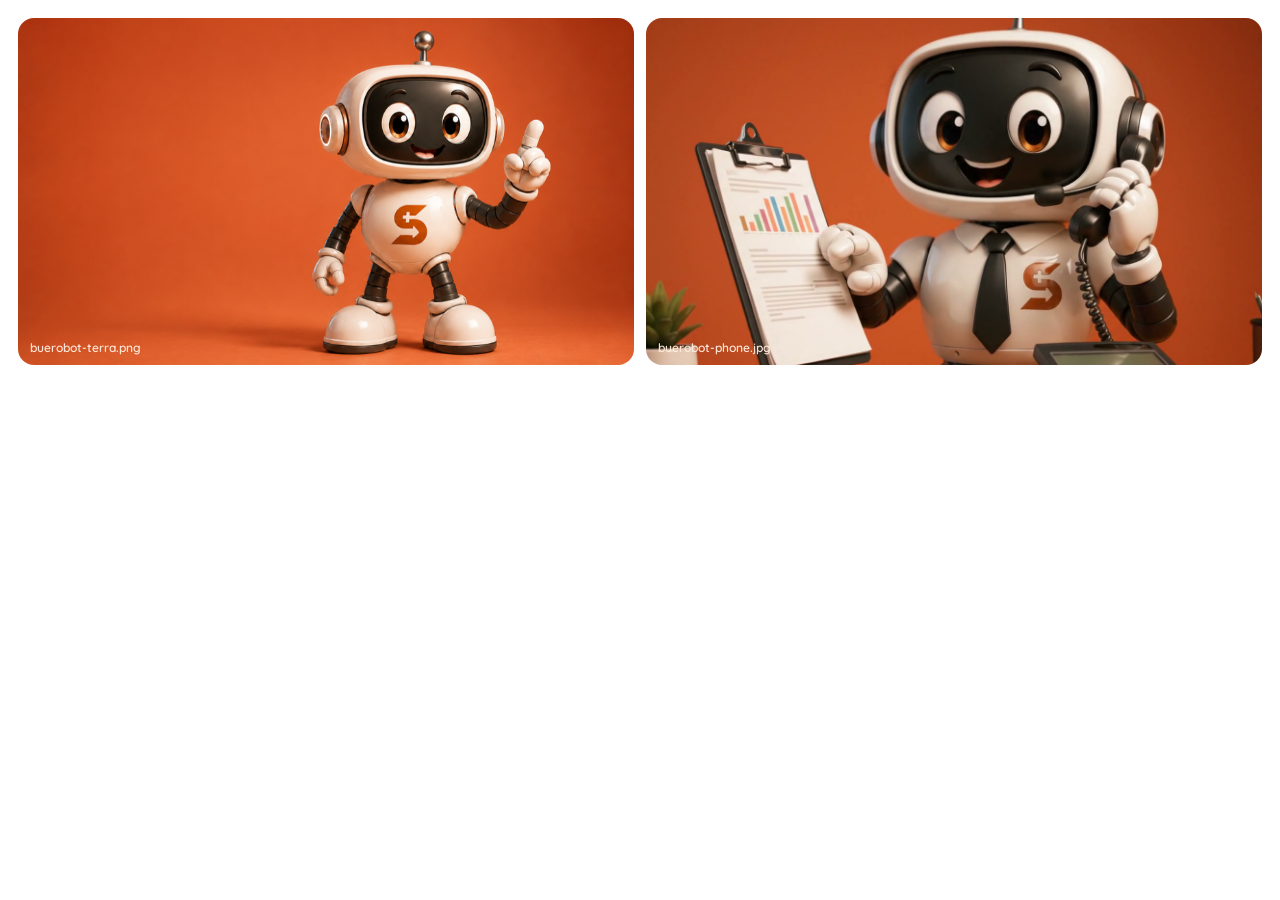
<file: guidelines/brand-buerobot.html>
<!-- @dsCard group="Brand" viewport="700x260" name="Maskottchen Büro-Bot" subtitle="3D-Clay-Look — cremeweisser Roboter mit S-Logo, Terracotta-Details" -->
<!DOCTYPE html>
<html lang="de">
<head>
<meta charset="utf-8">
<link rel="stylesheet" href="../styles.css">
<style>
  body { padding: 18px; box-sizing: border-box; display: flex; gap: 12px; background: #fff; }
  .tile { flex: 1; border-radius: 16px; overflow: hidden; position: relative; }
  .tile img { width: 100%; height: 100%; object-fit: cover; display: block; }
  .cap { position: absolute; left: 12px; bottom: 10px; font-size: 12px; font-weight: 600; color: rgba(255,236,222,0.95); }
</style>
</head>
<body>
  <div class="tile"><img src="../assets/buerobot-terra.png" alt="Büro-Bot zeigt nach oben"><span class="cap">buerobot-terra.png</span></div>
  <div class="tile"><img src="../assets/buerobot-phone.jpg" alt="Büro-Bot am Telefon"><span class="cap">buerobot-phone.jpg</span></div>
</body>
</html>
</file>
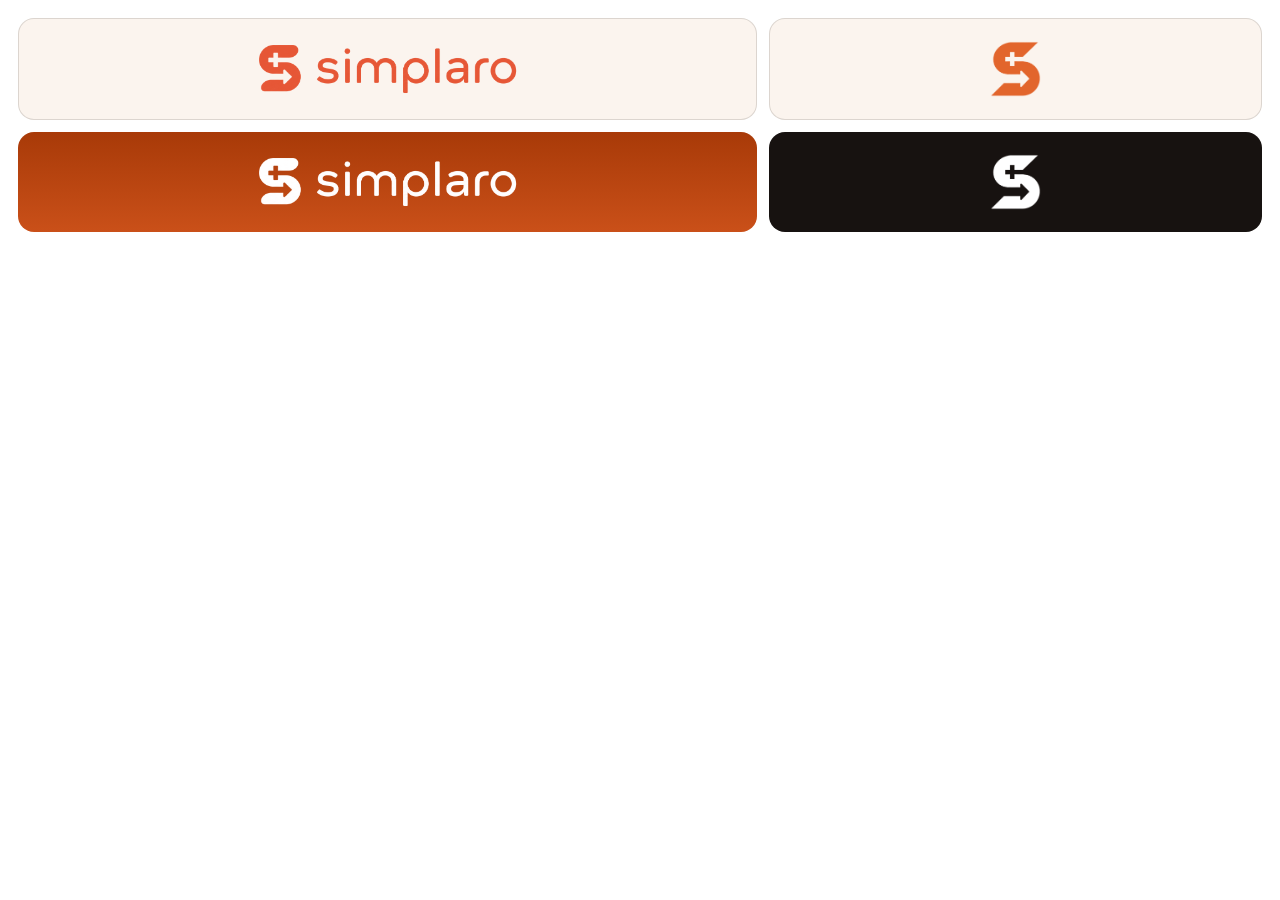
<file: guidelines/brand-logo.html>
<!-- @dsCard group="Brand" viewport="700x300" name="Logo" subtitle="Lockup (massgeblich) + S-Mark solo · Terra & Weiss" -->
<!DOCTYPE html>
<html lang="de">
<head>
<meta charset="utf-8">
<link rel="stylesheet" href="../styles.css">
<style>
  body { padding: 18px; box-sizing: border-box; display: grid; grid-template-columns: 1.5fr 1fr; gap: 12px; background: #fff; }
  .tile { border-radius: 16px; display: flex; align-items: center; justify-content: center; gap: 16px; padding: 22px; }
</style>
</head>
<body>
  <div class="tile" style="background: var(--cream-50); border: 1px solid var(--border-soft);">
    <img src="../assets/logo-lockup-terra.png" alt="Simplaro Lockup Terra" style="height: 52px; width: auto;">
  </div>
  <div class="tile" style="background: var(--cream-50); border: 1px solid var(--border-soft);">
    <img src="../assets/logo-mark-terra.png" alt="Simplaro S-Mark Terra" style="height: 56px; width: auto;">
  </div>
  <div class="tile" style="background: var(--grad-terra-section);">
    <img src="../assets/logo-lockup-white.png" alt="Simplaro Lockup Weiss" style="height: 52px; width: auto;">
  </div>
  <div class="tile" style="background: var(--ink-950);">
    <img src="../assets/logo-mark-white.png" alt="Simplaro S-Mark Weiss" style="height: 56px; width: auto;">
  </div>
</body>
</html>
</file>
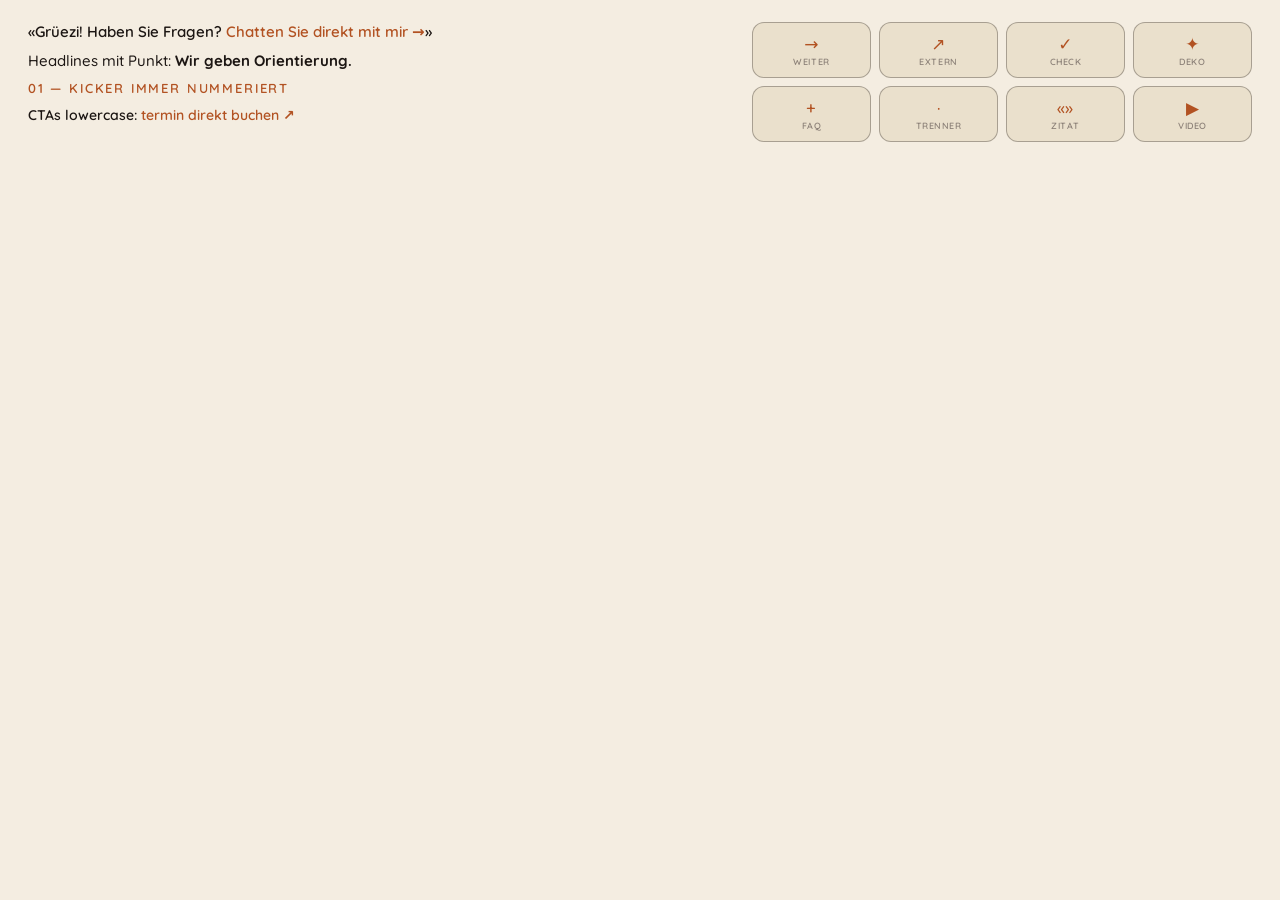
<file: guidelines/brand-voice.html>
<!-- @dsCard group="Brand" viewport="700x210" name="Stimme & Glyphen" subtitle="Schweizerdeutsch-nah, per Sie, Text-Glyphen statt Icons" -->
<!DOCTYPE html>
<html lang="de">
<head>
<meta charset="utf-8">
<link rel="stylesheet" href="../styles.css">
<style>
  body { padding: 22px 28px; box-sizing: border-box; display: grid; grid-template-columns: 1.4fr 1fr; gap: 24px; }
  .q { display: flex; flex-direction: column; gap: 10px; }
  .line { font-size: 15px; font-weight: 600; color: var(--text-strong); }
  .line em { font-style: normal; color: var(--terra-500); }
  .glyphs { display: grid; grid-template-columns: repeat(4, 1fr); gap: 8px; }
  .g { background: var(--sand-200); border: 1px solid var(--border-strong); border-radius: 12px; display: flex; flex-direction: column; align-items: center; justify-content: center; gap: 2px; padding: 10px 4px; }
  .g b { font-size: 17px; font-weight: 500; color: var(--terra-500); }
  .g span { font-size: 9px; font-weight: 600; letter-spacing: 0.06em; color: var(--text-muted); }
</style>
</head>
<body>
  <div class="q">
    <span class="line">«Grüezi! Haben Sie Fragen? <em>Chatten Sie direkt mit mir →</em>»</span>
    <span class="line" style="font-weight: 500; color: var(--text-body);">Headlines mit Punkt: <b style="color: var(--text-strong);">Wir geben Orientierung.</b></span>
    <span class="line" style="font-size: 13px; letter-spacing: 0.14em; color: var(--terra-500);">01 — KICKER IMMER NUMMERIERT</span>
    <span class="line" style="font-size: 14px;">CTAs lowercase: <em>termin direkt buchen ↗</em></span>
  </div>
  <div class="glyphs">
    <div class="g"><b>→</b><span>WEITER</span></div>
    <div class="g"><b>↗</b><span>EXTERN</span></div>
    <div class="g"><b>✓</b><span>CHECK</span></div>
    <div class="g"><b>✦</b><span>DEKO</span></div>
    <div class="g"><b>+</b><span>FAQ</span></div>
    <div class="g"><b>·</b><span>TRENNER</span></div>
    <div class="g"><b>«»</b><span>ZITAT</span></div>
    <div class="g"><b>▶</b><span>VIDEO</span></div>
  </div>
</body>
</html>
</file>
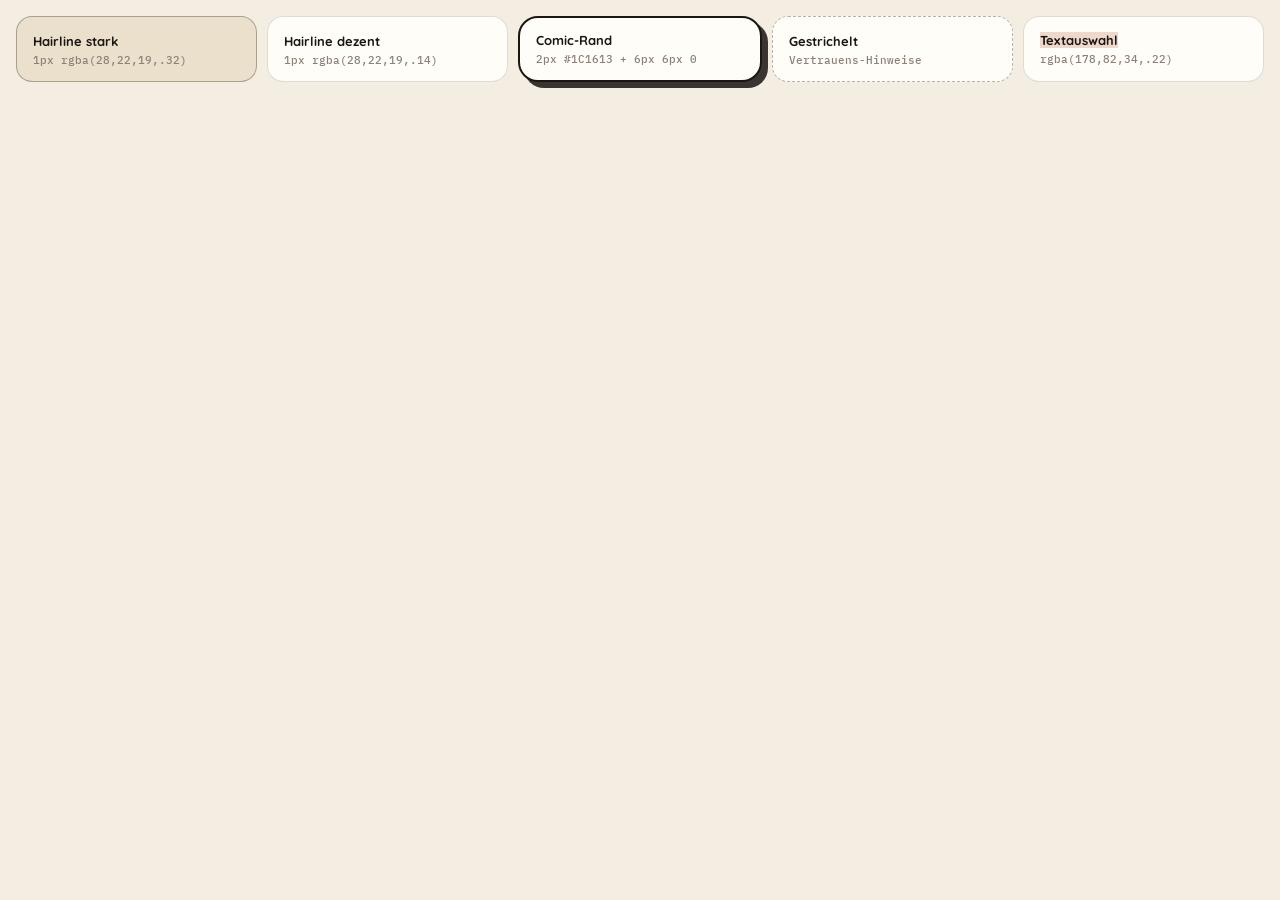
<file: guidelines/colors-borders.html>
<!-- @dsCard group="Colors" viewport="700x170" name="Ränder & Selection" subtitle="Hairline vs. Comic-Rand · Terracotta-Selection" -->
<!DOCTYPE html>
<html lang="de">
<head>
<meta charset="utf-8">
<link rel="stylesheet" href="../styles.css">
<style>
  body { display: flex; gap: 10px; padding: 16px; box-sizing: border-box; background: var(--bg-page); align-items: stretch; }
  .box { flex: 1; border-radius: 16px; padding: 14px 16px; display: flex; flex-direction: column; gap: 4px; justify-content: flex-end; box-sizing: border-box; }
  .n { font-size: 13px; font-weight: 700; color: var(--text-strong); }
  .v { font-family: var(--font-mono); font-size: 10.5px; color: var(--text-muted); }
</style>
</head>
<body>
  <div class="box" style="background: var(--surface-card-sand); border: 1px solid var(--border-strong);">
    <span class="n">Hairline stark</span><span class="v">1px rgba(28,22,19,.32)</span>
  </div>
  <div class="box" style="background: var(--surface-card); border: 1px solid var(--border-soft);">
    <span class="n">Hairline dezent</span><span class="v">1px rgba(28,22,19,.14)</span>
  </div>
  <div class="box" style="background: var(--surface-card); border: 2px solid var(--border-ink); box-shadow: var(--shadow-comic); border-radius: 20px;">
    <span class="n">Comic-Rand</span><span class="v">2px #1C1613 + 6px 6px 0</span>
  </div>
  <div class="box" style="background: var(--surface-card); border: 1px dashed var(--border-strong);">
    <span class="n">Gestrichelt</span><span class="v">Vertrauens-Hinweise</span>
  </div>
  <div class="box" style="background: var(--surface-card); border: 1px solid var(--border-soft); justify-content: center;">
    <span class="n"><mark style="background: var(--selection); color: inherit;">Textauswahl</mark></span><span class="v">rgba(178,82,34,.22)</span>
  </div>
</body>
</html>
</file>
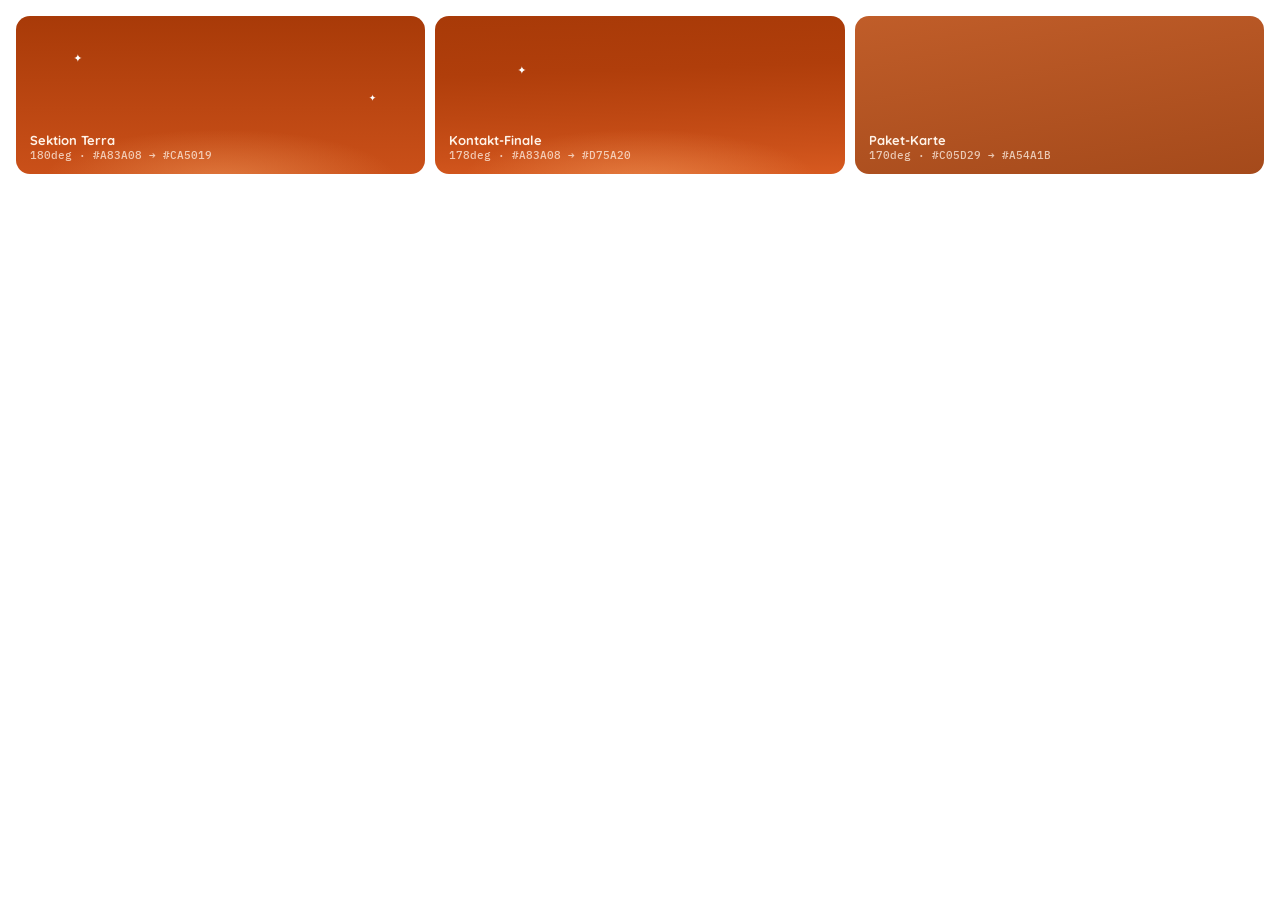
<file: guidelines/colors-gradients.html>
<!-- @dsCard group="Colors" viewport="700x190" name="Verläufe & Glow" subtitle="Terracotta-Sektionen mit Peach-Glow und ✦-Twinkle" -->
<!DOCTYPE html>
<html lang="de">
<head>
<meta charset="utf-8">
<link rel="stylesheet" href="../styles.css">
<style>
  body { display: flex; gap: 10px; padding: 16px; box-sizing: border-box; background: #fff; }
  .sw { flex: 1; height: 158px; border-radius: 14px; position: relative; overflow: hidden; display: flex; flex-direction: column; justify-content: flex-end; padding: 12px 14px; box-sizing: border-box; }
  .n { font-size: 13px; font-weight: 700; color: #FFF3E8; position: relative; }
  .v { font-family: var(--font-mono); font-size: 10.5px; color: rgba(255,243,232,0.75); position: relative; }
  .glow { position: absolute; inset: 0; background: var(--glow-peach); }
  .tw { position: absolute; color: #fff; font-size: 11px; animation: twinkle 5.5s ease-in-out infinite; }
</style>
</head>
<body>
  <div class="sw" style="background: var(--grad-terra-section);">
    <div class="glow"></div><span class="tw" style="left: 14%; top: 22%;">✦</span><span class="tw" style="right: 12%; top: 48%; animation-delay: 2.4s; font-size: 9px;">✦</span>
    <span class="n">Sektion Terra</span><span class="v">180deg · #A83A08 → #CA5019</span>
  </div>
  <div class="sw" style="background: var(--grad-terra-finale);">
    <div class="glow"></div><span class="tw" style="left: 20%; top: 30%; animation-delay: 1s;">✦</span>
    <span class="n">Kontakt-Finale</span><span class="v">178deg · #A83A08 → #D75A20</span>
  </div>
  <div class="sw" style="background: var(--grad-package);">
    <span class="n">Paket-Karte</span><span class="v">170deg · #C05D29 → #A54A1B</span>
  </div>
</body>
</html>
</file>
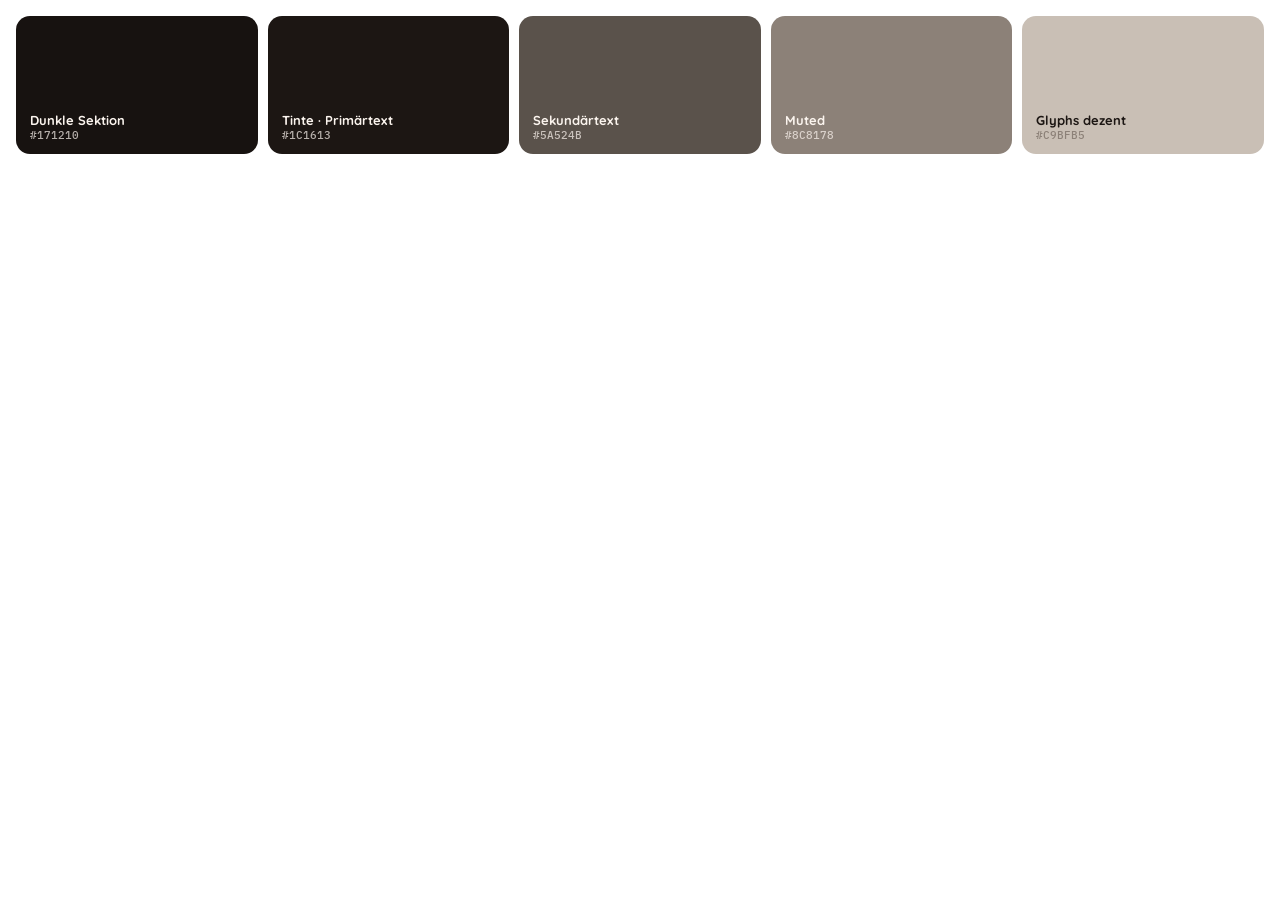
<file: guidelines/colors-ink.html>
<!-- @dsCard group="Colors" viewport="700x170" name="Tinte & Text" subtitle="Dunkle Töne — Text, dunkle Sektionen" -->
<!DOCTYPE html>
<html lang="de">
<head>
<meta charset="utf-8">
<link rel="stylesheet" href="../styles.css">
<style>
  body { display: flex; gap: 10px; padding: 16px; box-sizing: border-box; background: #fff; }
  .sw { flex: 1; height: 138px; border-radius: 14px; display: flex; flex-direction: column; justify-content: flex-end; padding: 12px 14px; box-sizing: border-box; }
  .n { font-size: 13px; font-weight: 700; color: #FBF4EE; }
  .v { font-family: var(--font-mono); font-size: 11px; color: rgba(251,244,238,0.7); }
  .dark .n { color: var(--text-strong); } .dark .v { color: var(--text-muted); }
</style>
</head>
<body>
  <div class="sw" style="background: var(--ink-950);"><span class="n">Dunkle Sektion</span><span class="v">#171210</span></div>
  <div class="sw" style="background: var(--ink-900);"><span class="n">Tinte · Primärtext</span><span class="v">#1C1613</span></div>
  <div class="sw" style="background: var(--brown-600);"><span class="n">Sekundärtext</span><span class="v">#5A524B</span></div>
  <div class="sw" style="background: var(--brown-400);"><span class="n">Muted</span><span class="v">#8C8178</span></div>
  <div class="sw dark" style="background: var(--brown-300);"><span class="n">Glyphs dezent</span><span class="v">#C9BFB5</span></div>
</body>
</html>
</file>
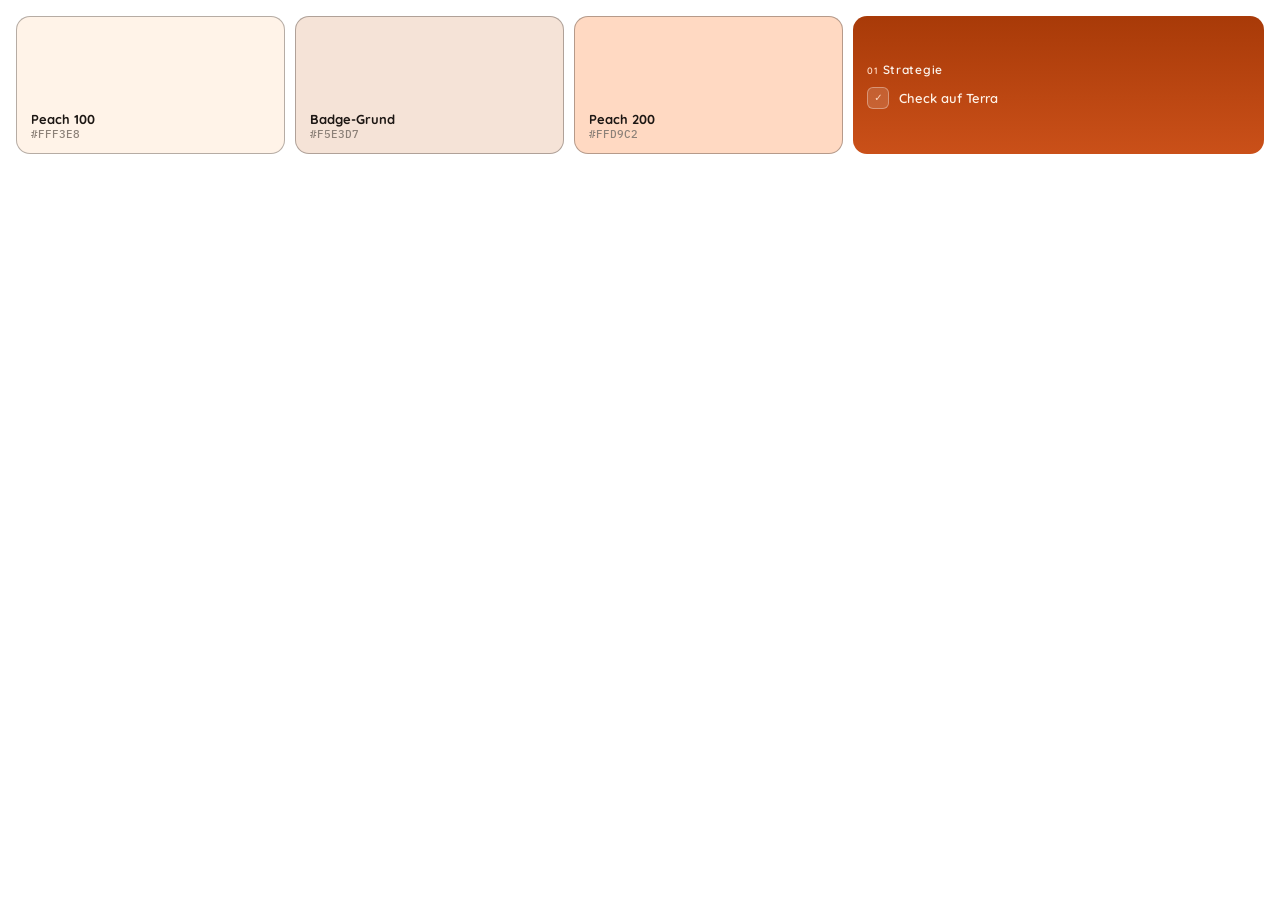
<file: guidelines/colors-peach.html>
<!-- @dsCard group="Colors" viewport="700x170" name="Peach" subtitle="Zarte Highlights — Ziffern, Badges, Checks auf Terra" -->
<!DOCTYPE html>
<html lang="de">
<head>
<meta charset="utf-8">
<link rel="stylesheet" href="../styles.css">
<style>
  body { display: flex; gap: 10px; padding: 16px; box-sizing: border-box; background: #fff; }
  .sw { flex: 1; height: 138px; border-radius: 14px; border: 1px solid var(--border-strong); display: flex; flex-direction: column; justify-content: flex-end; padding: 12px 14px; box-sizing: border-box; }
  .n { font-size: 13px; font-weight: 700; color: var(--text-strong); }
  .v { font-family: var(--font-mono); font-size: 11px; color: var(--text-muted); }
  .demo { flex: 1.6; background: var(--grad-terra-section); border: none; justify-content: center; gap: 10px; align-items: flex-start; }
</style>
</head>
<body>
  <div class="sw" style="background: var(--peach-100);"><span class="n">Peach 100</span><span class="v">#FFF3E8</span></div>
  <div class="sw" style="background: var(--peach-150);"><span class="n">Badge-Grund</span><span class="v">#F5E3D7</span></div>
  <div class="sw" style="background: var(--peach-200);"><span class="n">Peach 200</span><span class="v">#FFD9C2</span></div>
  <div class="sw demo">
    <span style="font-family: var(--font-sans); font-size: 12px; font-weight: 600; letter-spacing: 0.06em; color: #FBF4EE;"><span style="font-size: 0.78em; color: #FFD9C2;">01</span> Strategie</span>
    <span style="display: flex; align-items: center; gap: 10px; font-family: var(--font-sans); font-size: 13px; font-weight: 600; color: #FFF3E8;"><span style="display: inline-flex; align-items: center; justify-content: center; width: 20px; height: 20px; border-radius: 6px; background: rgba(255,244,236,0.15); border: 1px solid rgba(255,255,255,0.34); color: #FFD9C2; font-size: 10px;">✓</span>Check auf Terra</span>
  </div>
</body>
</html>
</file>
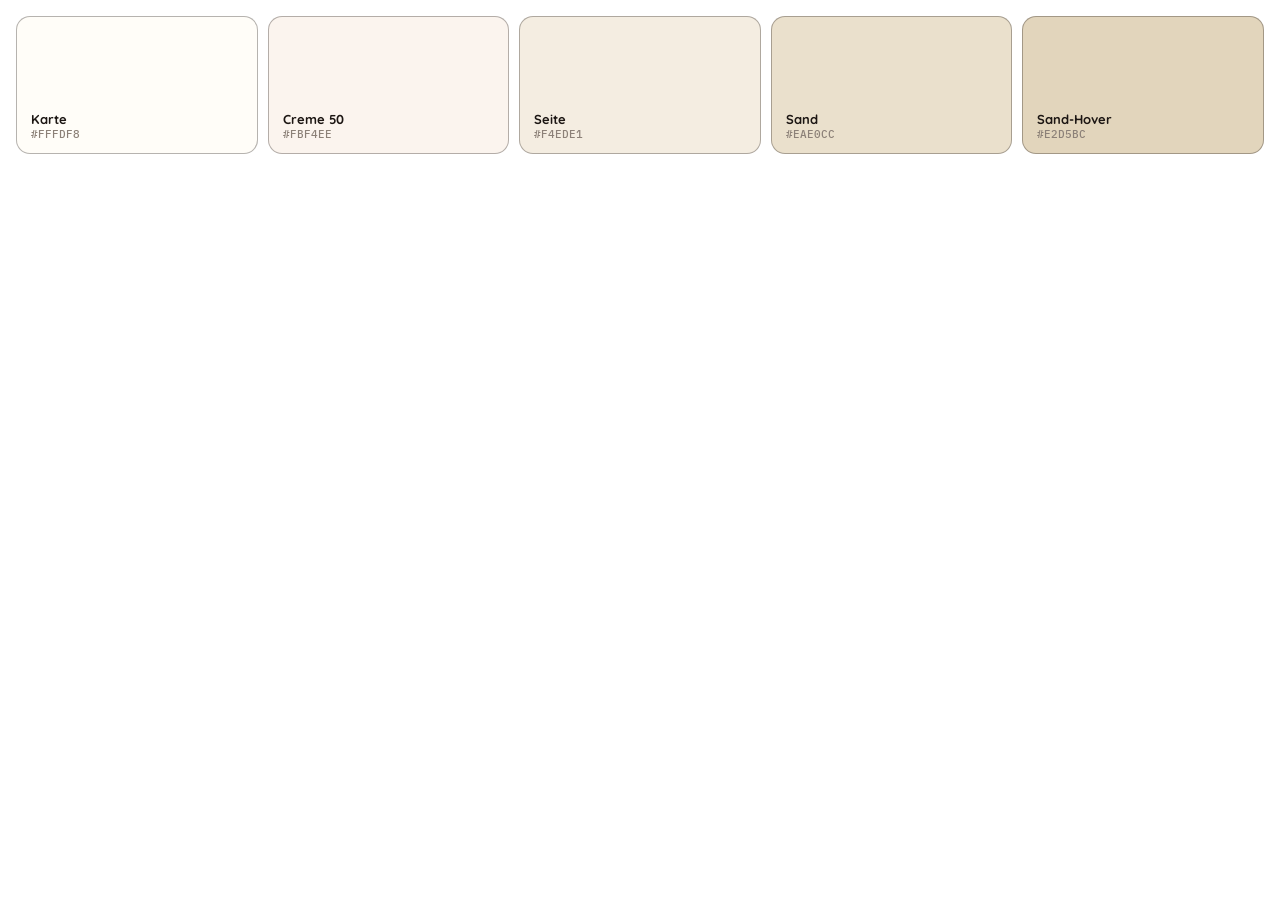
<file: guidelines/colors-surfaces.html>
<!-- @dsCard group="Colors" viewport="700x170" name="Creme & Sand" subtitle="Hintergründe und Kartenflächen — hell nach dunkel" -->
<!DOCTYPE html>
<html lang="de">
<head>
<meta charset="utf-8">
<link rel="stylesheet" href="../styles.css">
<style>
  body { display: flex; gap: 10px; padding: 16px; box-sizing: border-box; background: #fff; }
  .sw { flex: 1; height: 138px; border-radius: 14px; border: 1px solid var(--border-strong); display: flex; flex-direction: column; justify-content: flex-end; padding: 12px 14px; box-sizing: border-box; }
  .n { font-size: 13px; font-weight: 700; color: var(--text-strong); }
  .v { font-family: var(--font-mono); font-size: 11px; color: var(--text-muted); }
</style>
</head>
<body>
  <div class="sw" style="background: var(--cream-card);"><span class="n">Karte</span><span class="v">#FFFDF8</span></div>
  <div class="sw" style="background: var(--cream-50);"><span class="n">Creme 50</span><span class="v">#FBF4EE</span></div>
  <div class="sw" style="background: var(--cream-100);"><span class="n">Seite</span><span class="v">#F4EDE1</span></div>
  <div class="sw" style="background: var(--sand-200);"><span class="n">Sand</span><span class="v">#EAE0CC</span></div>
  <div class="sw" style="background: var(--sand-300);"><span class="n">Sand-Hover</span><span class="v">#E2D5BC</span></div>
</body>
</html>
</file>
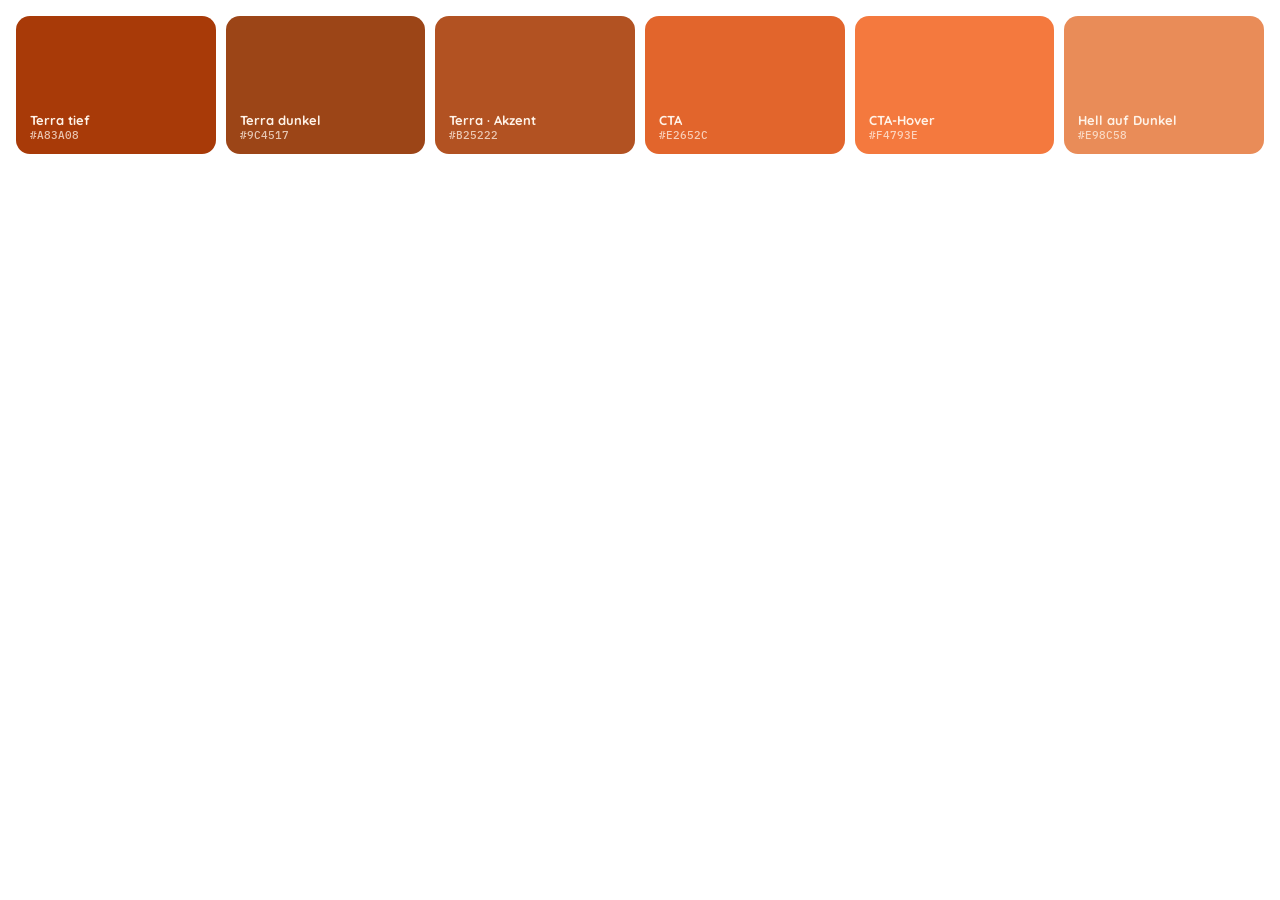
<file: guidelines/colors-terracotta.html>
<!-- @dsCard group="Colors" viewport="700x170" name="Terracotta" subtitle="Markenakzent — Links, CTAs, Sektionsflächen" -->
<!DOCTYPE html>
<html lang="de">
<head>
<meta charset="utf-8">
<link rel="stylesheet" href="../styles.css">
<style>
  body { display: flex; gap: 10px; padding: 16px; box-sizing: border-box; background: #fff; }
  .sw { flex: 1; height: 138px; border-radius: 14px; display: flex; flex-direction: column; justify-content: flex-end; padding: 12px 14px; box-sizing: border-box; }
  .n { font-size: 13px; font-weight: 700; color: #FFF3E8; }
  .v { font-family: var(--font-mono); font-size: 11px; color: rgba(255,243,232,0.75); }
</style>
</head>
<body>
  <div class="sw" style="background: var(--terra-700);"><span class="n">Terra tief</span><span class="v">#A83A08</span></div>
  <div class="sw" style="background: var(--terra-600);"><span class="n">Terra dunkel</span><span class="v">#9C4517</span></div>
  <div class="sw" style="background: var(--terra-500);"><span class="n">Terra · Akzent</span><span class="v">#B25222</span></div>
  <div class="sw" style="background: var(--orange-500);"><span class="n">CTA</span><span class="v">#E2652C</span></div>
  <div class="sw" style="background: var(--orange-400);"><span class="n">CTA-Hover</span><span class="v">#F4793E</span></div>
  <div class="sw" style="background: var(--orange-300);"><span class="n">Hell auf Dunkel</span><span class="v">#E98C58</span></div>
</body>
</html>
</file>
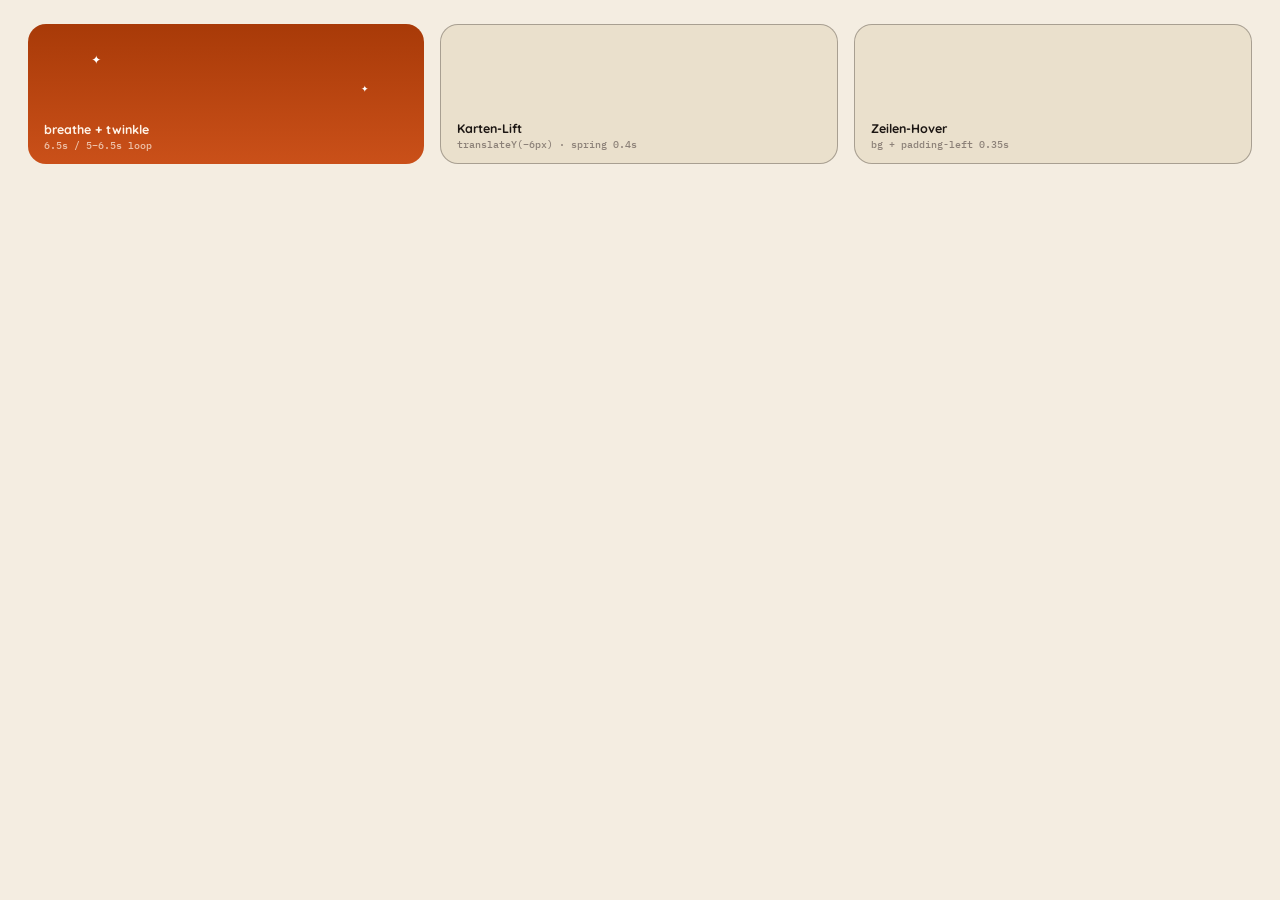
<file: guidelines/motion.html>
<!-- @dsCard group="Spacing" viewport="700x210" name="Motion" subtitle="breathe · twinkle · federnde Hover-Lifts (hover mich)" -->
<!DOCTYPE html>
<html lang="de">
<head>
<meta charset="utf-8">
<link rel="stylesheet" href="../styles.css">
<style>
  body { padding: 24px 28px; box-sizing: border-box; display: flex; gap: 16px; background: var(--bg-page); }
  .m { flex: 1; height: 140px; border-radius: 18px; display: flex; flex-direction: column; justify-content: flex-end; gap: 2px; padding: 12px 16px; box-sizing: border-box; position: relative; overflow: hidden; }
  .n { font-size: 12.5px; font-weight: 700; color: var(--text-strong); }
  .v { font-family: var(--font-mono); font-size: 10px; color: var(--text-muted); }
  .lift { background: var(--sand-200); border: 1px solid var(--border-strong); transition: transform 0.4s var(--ease-spring); cursor: pointer; }
  .lift:hover { transform: translateY(-6px); }
  .row-demo { background: var(--sand-200); border: 1px solid var(--border-strong); transition: background 0.35s ease, padding-left 0.35s ease; cursor: pointer; }
  .row-demo:hover { background: var(--sand-300); padding-left: 30px; }
  .tw { position: absolute; color: #fff; animation: twinkle 5s ease-in-out infinite; }
</style>
</head>
<body>
  <div class="m" style="background: var(--grad-terra-section); animation: breathe 6.5s ease-in-out infinite;">
    <span class="tw" style="left: 16%; top: 20%; font-size: 12px;">✦</span>
    <span class="tw" style="right: 14%; top: 42%; font-size: 9px; animation-delay: 2s;">✦</span>
    <span class="n" style="color: #FFF3E8;">breathe + twinkle</span><span class="v" style="color: rgba(255,243,232,0.7);">6.5s / 5–6.5s loop</span>
  </div>
  <div class="m lift"><span class="n">Karten-Lift</span><span class="v">translateY(−6px) · spring 0.4s</span></div>
  <div class="m row-demo"><span class="n">Zeilen-Hover</span><span class="v">bg + padding-left 0.35s</span></div>
</body>
</html>
</file>
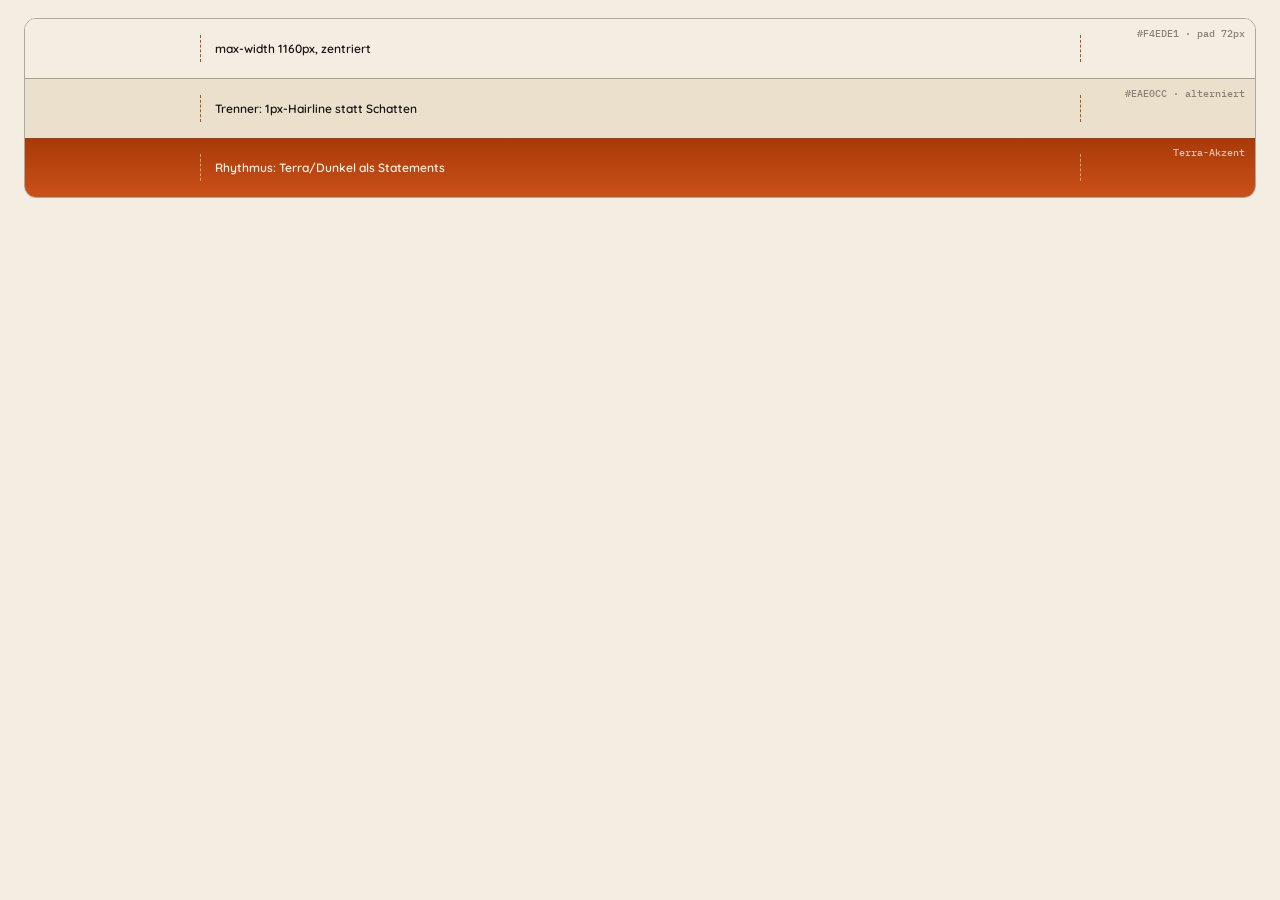
<file: guidelines/shape-layout.html>
<!-- @dsCard group="Spacing" viewport="700x190" name="Layout-Rhythmus" subtitle="1160px Inhalt · 72–88px Sektionspadding · Hairline-Trenner" -->
<!DOCTYPE html>
<html lang="de">
<head>
<meta charset="utf-8">
<link rel="stylesheet" href="../styles.css">
<style>
  body { padding: 18px 24px; box-sizing: border-box; }
  .page { border: 1px solid var(--border-strong); border-radius: 12px; overflow: hidden; }
  .sec { position: relative; padding: 16px 40px; }
  .label { position: absolute; right: 10px; top: 8px; font-family: var(--font-mono); font-size: 9.5px; color: var(--text-muted); }
  .inner { max-width: 74%; margin: 0 auto; border-left: 1px dashed var(--terra-500); border-right: 1px dashed var(--terra-500); padding: 6px 14px; font-size: 12px; font-weight: 600; color: var(--text-strong); }
</style>
</head>
<body>
  <div class="page">
    <div class="sec" style="background: var(--cream-100);"><span class="label">#F4EDE1 · pad 72px</span><div class="inner">max-width 1160px, zentriert</div></div>
    <div class="sec" style="background: var(--sand-200); border-top: 1px solid var(--border-strong);"><span class="label">#EAE0CC · alterniert</span><div class="inner">Trenner: 1px-Hairline statt Schatten</div></div>
    <div class="sec" style="background: var(--grad-terra-section);"><span class="label" style="color: rgba(255,243,232,0.7);">Terra-Akzent</span><div class="inner" style="color: #FFF3E8; border-color: rgba(255,243,232,0.5);">Rhythmus: Terra/Dunkel als Statements</div></div>
  </div>
</body>
</html>
</file>
<file: styles.css>
@import "./tokens/fonts.css";
@import "./tokens/colors.css";
@import "./tokens/typography.css";
@import "./tokens/spacing.css";
@import "./tokens/effects.css";
@import "./tokens/base.css";
</file>
